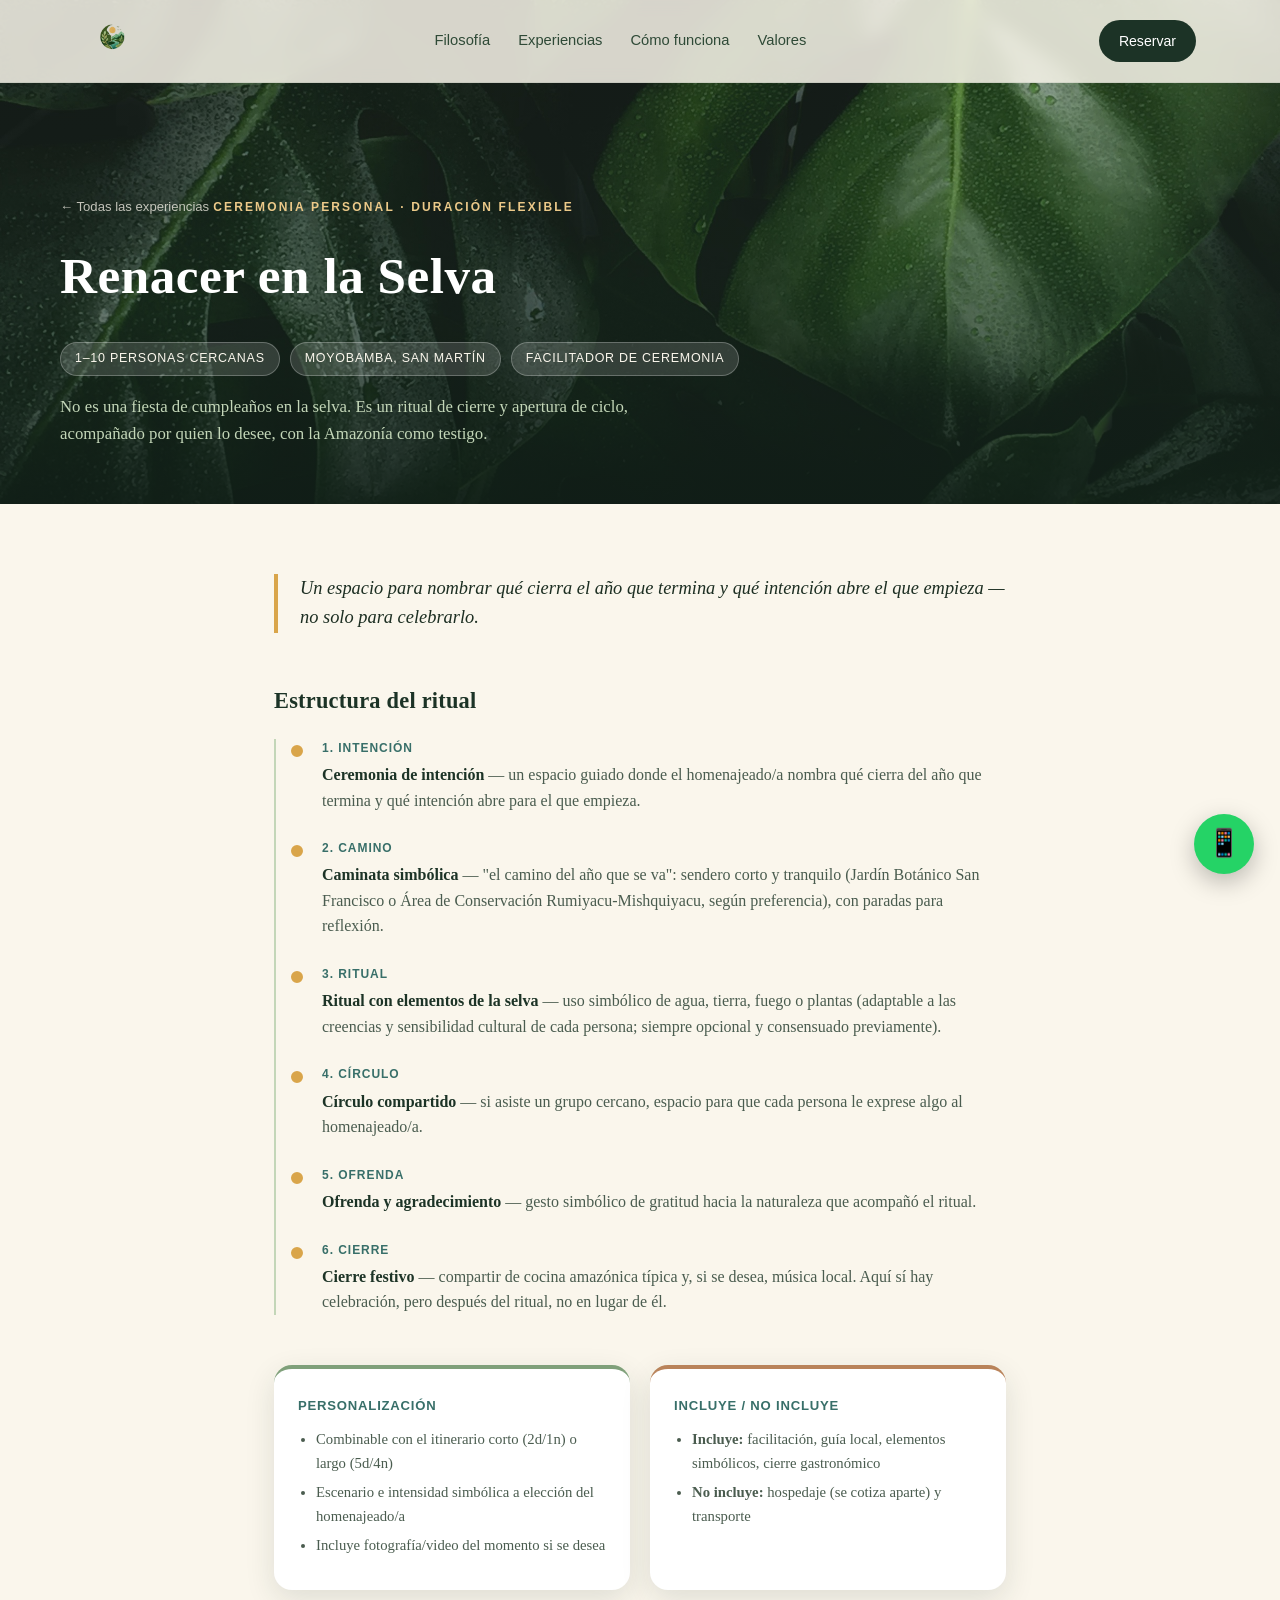
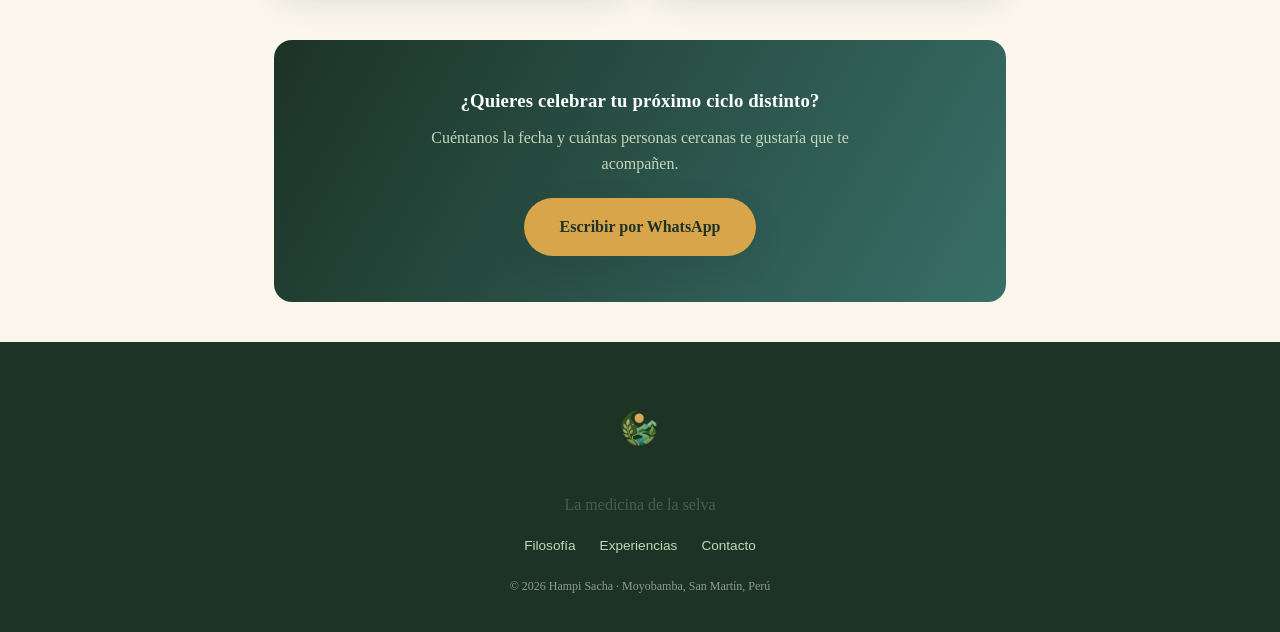
<file: productos/cumpleanos-espiritual.html>
<!DOCTYPE html>
<html lang="es">
<head>
<meta charset="UTF-8">
<meta name="viewport" content="width=device-width, initial-scale=1.0">
<title>Renacer en la Selva — Hampi Sacha</title>
<meta name="description" content="Cumpleaños espiritual en la Amazonía: un ritual de cierre y apertura de ciclo acompañado por quien tú elijas.">
<link rel="stylesheet" href="../css/styles.css?v=9">
</head>
<body>

<nav class="nav scrolled">
  <div class="nav-inner">
    <a href="../index.html#inicio" class="nav-brand">
      <span class="logo-badge"><img src="../assets/iconologosinfondo.png" alt="Hampi Sacha"></span>
    </a>
    <ul class="nav-links">
      <li><a href="../index.html#filosofia">Filosofía</a></li>
      <li><a href="../index.html#servicios">Experiencias</a></li>
      <li><a href="../index.html#recorrido">Cómo funciona</a></li>
      <li><a href="../index.html#valores">Valores</a></li>
    </ul>
    <a href="../index.html#contacto" class="nav-cta">Reservar</a>
    <button class="nav-toggle" aria-label="Abrir menú">&#9776;</button>
  </div>
</nav>

<header class="producto-hero" style="--photo:url('../assets/hojas-verdes-selva.jpg')">
  <div class="producto-hero-inner">
    <a href="../index.html#servicios" class="producto-breadcrumb">&larr; Todas las experiencias</a>
    <span class="eyebrow">Ceremonia personal · duración flexible</span>
    <h1>Renacer en la Selva</h1>
    <div class="producto-meta-row">
      <span>1–10 personas cercanas</span>
      <span>Moyobamba, San Martín</span>
      <span>Facilitador de ceremonia</span>
    </div>
    <p>No es una fiesta de cumpleaños en la selva. Es un ritual de cierre y apertura de ciclo, acompañado por quien lo desee, con la Amazonía como testigo.</p>
  </div>
</header>

<main class="producto-body">

  <p class="producto-intro">Un espacio para nombrar qué cierra el año que termina y qué intención abre el que empieza — no solo para celebrarlo.</p>

  <div class="day-block">
    <h2>Estructura del ritual</h2>
    <ul class="timeline">
      <li><span class="t-time">1. Intención</span><p class="t-desc"><strong>Ceremonia de intención</strong> — un espacio guiado donde el homenajeado/a nombra qué cierra del año que termina y qué intención abre para el que empieza.</p></li>
      <li><span class="t-time">2. Camino</span><p class="t-desc"><strong>Caminata simbólica</strong> — "el camino del año que se va": sendero corto y tranquilo (Jardín Botánico San Francisco o Área de Conservación Rumiyacu-Mishquiyacu, según preferencia), con paradas para reflexión.</p></li>
      <li><span class="t-time">3. Ritual</span><p class="t-desc"><strong>Ritual con elementos de la selva</strong> — uso simbólico de agua, tierra, fuego o plantas (adaptable a las creencias y sensibilidad cultural de cada persona; siempre opcional y consensuado previamente).</p></li>
      <li><span class="t-time">4. Círculo</span><p class="t-desc"><strong>Círculo compartido</strong> — si asiste un grupo cercano, espacio para que cada persona le exprese algo al homenajeado/a.</p></li>
      <li><span class="t-time">5. Ofrenda</span><p class="t-desc"><strong>Ofrenda y agradecimiento</strong> — gesto simbólico de gratitud hacia la naturaleza que acompañó el ritual.</p></li>
      <li><span class="t-time">6. Cierre</span><p class="t-desc"><strong>Cierre festivo</strong> — compartir de cocina amazónica típica y, si se desea, música local. Aquí sí hay celebración, pero después del ritual, no en lugar de él.</p></li>
    </ul>
  </div>

  <div class="producto-info-grid">
    <div class="info-box">
      <h4>Personalización</h4>
      <ul>
        <li>Combinable con el itinerario corto (2d/1n) o largo (5d/4n)</li>
        <li>Escenario e intensidad simbólica a elección del homenajeado/a</li>
        <li>Incluye fotografía/video del momento si se desea</li>
      </ul>
    </div>
    <div class="info-box no-incluye">
      <h4>Incluye / No incluye</h4>
      <ul>
        <li><strong>Incluye:</strong> facilitación, guía local, elementos simbólicos, cierre gastronómico</li>
        <li><strong>No incluye:</strong> hospedaje (se cotiza aparte) y transporte</li>
      </ul>
    </div>
  </div>

  <div class="producto-cta">
    <h3>¿Quieres celebrar tu próximo ciclo distinto?</h3>
    <p>Cuéntanos la fecha y cuántas personas cercanas te gustaría que te acompañen.</p>
    <a href="https://wa.me/51974471418?text=Hola%20Hampi%20Sacha%2C%20me%20interesa%20la%20ceremonia%20Renacer%20en%20la%20Selva" class="btn-primary" target="_blank" rel="noopener">Escribir por WhatsApp</a>
  </div>

</main>

<footer class="footer">
  <div class="container">
    <span class="logo-badge"><img src="../assets/iconologosinfondo.png" alt="Hampi Sacha"></span>
    <p>La medicina de la selva</p>
    <ul class="footer-links">
      <li><a href="../index.html#filosofia">Filosofía</a></li>
      <li><a href="../index.html#servicios">Experiencias</a></li>
      <li><a href="../index.html#contacto">Contacto</a></li>
    </ul>
    <p class="fine">&copy; 2026 Hampi Sacha · Moyobamba, San Martín, Perú</p>
  </div>
</footer>

<a class="wa-float" href="https://wa.me/51974471418?text=Hola%20Hampi%20Sacha%2C%20quiero%20m%C3%A1s%20informaci%C3%B3n" target="_blank" rel="noopener" aria-label="Escríbenos por WhatsApp">&#128241;</a>

<script src="../js/main.js"></script>
</body>
</html>
</file>
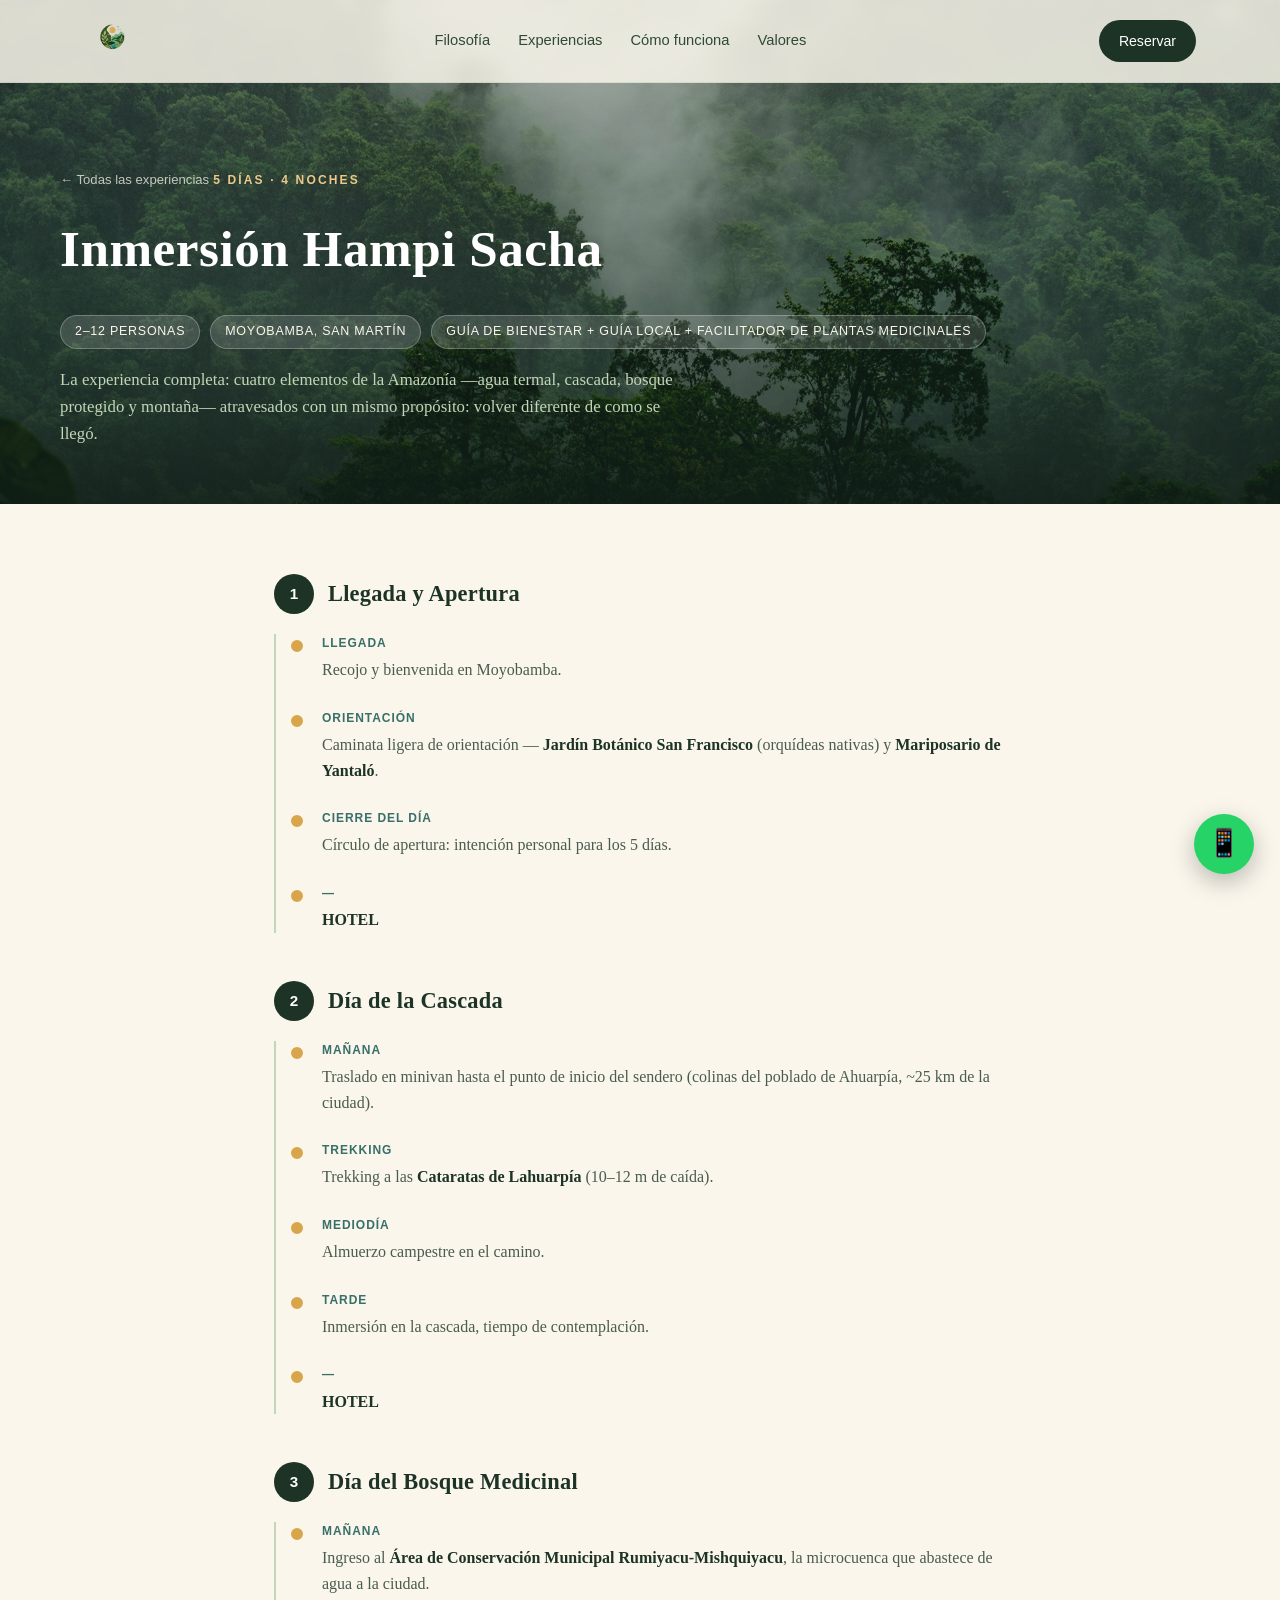
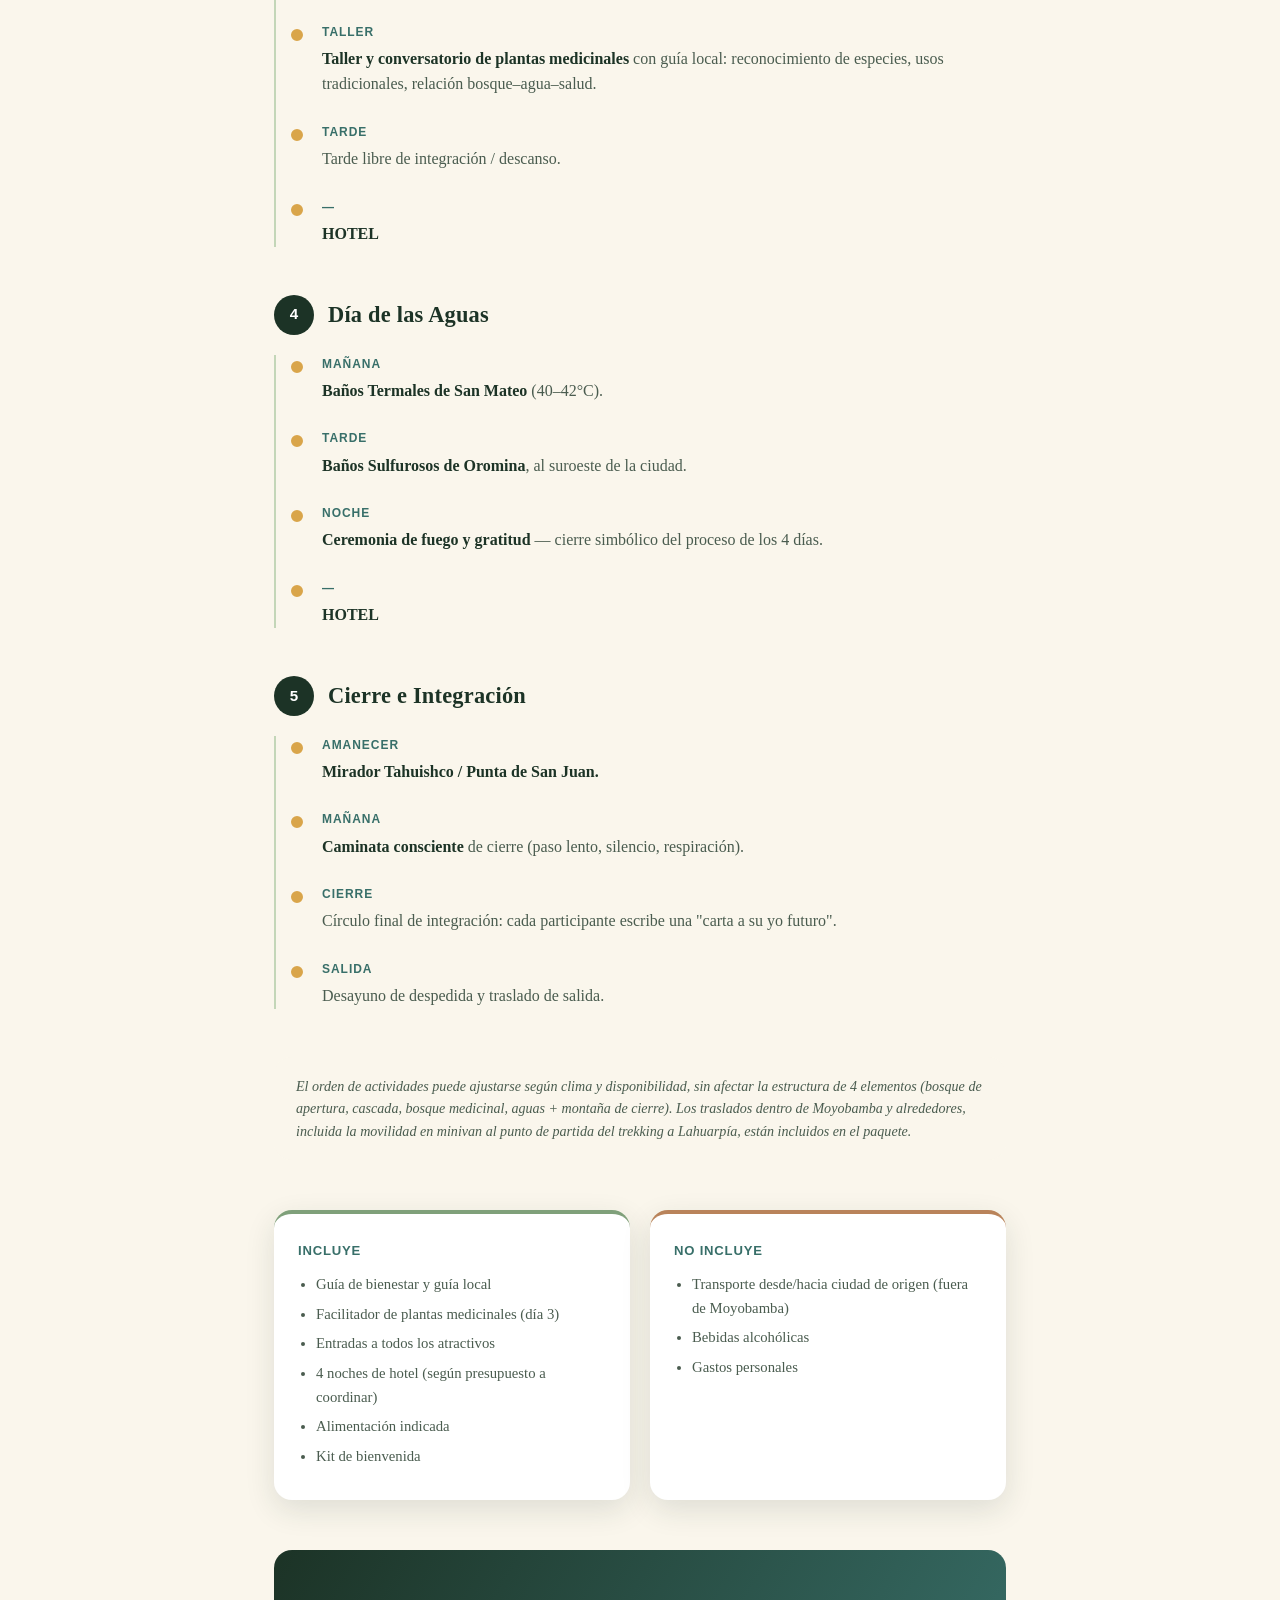
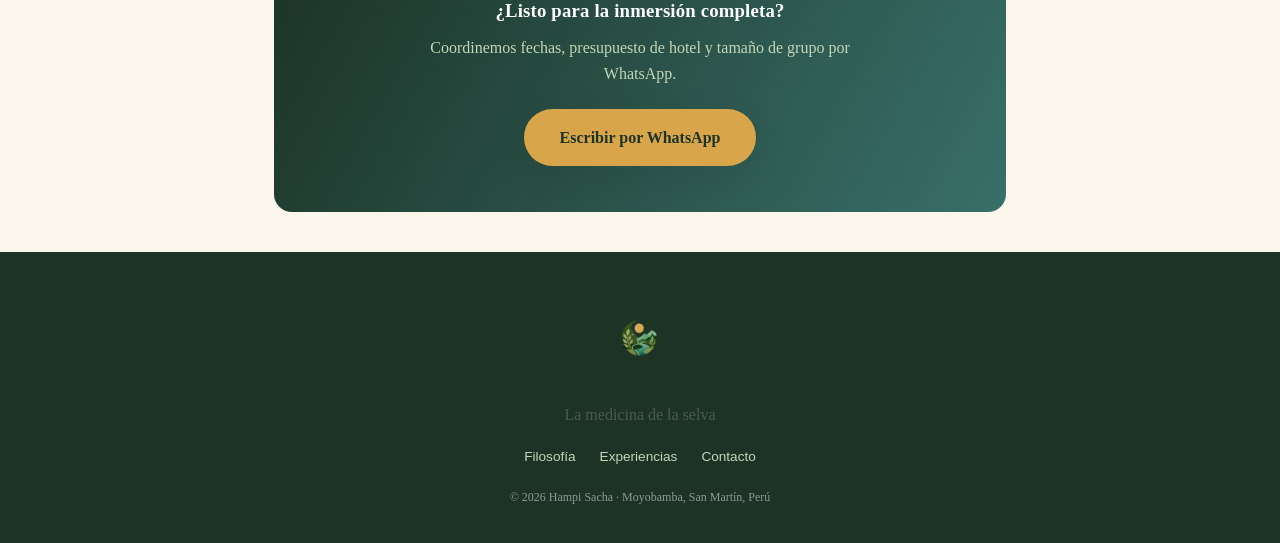
<file: productos/itinerario-largo.html>
<!DOCTYPE html>
<html lang="es">
<head>
<meta charset="UTF-8">
<meta name="viewport" content="width=device-width, initial-scale=1.0">
<title>Inmersión Hampi Sacha — Hampi Sacha</title>
<meta name="description" content="Ceremonia larga de 5 días y 4 noches en Moyobamba: cascada, bosque medicinal, aguas termales y sulfurosas, y cierre en montaña.">
<link rel="stylesheet" href="../css/styles.css?v=9">
</head>
<body>

<nav class="nav scrolled">
  <div class="nav-inner">
    <a href="../index.html#inicio" class="nav-brand">
      <span class="logo-badge"><img src="../assets/iconologosinfondo.png" alt="Hampi Sacha"></span>
    </a>
    <ul class="nav-links">
      <li><a href="../index.html#filosofia">Filosofía</a></li>
      <li><a href="../index.html#servicios">Experiencias</a></li>
      <li><a href="../index.html#recorrido">Cómo funciona</a></li>
      <li><a href="../index.html#valores">Valores</a></li>
    </ul>
    <a href="../index.html#contacto" class="nav-cta">Reservar</a>
    <button class="nav-toggle" aria-label="Abrir menú">&#9776;</button>
  </div>
</nav>

<header class="producto-hero" style="--photo:url('../assets/montañas-verdes-selva.jpg')">
  <div class="producto-hero-inner">
    <a href="../index.html#servicios" class="producto-breadcrumb">&larr; Todas las experiencias</a>
    <span class="eyebrow">5 días · 4 noches</span>
    <h1>Inmersión Hampi Sacha</h1>
    <div class="producto-meta-row">
      <span>2–12 personas</span>
      <span>Moyobamba, San Martín</span>
      <span>Guía de bienestar + guía local + facilitador de plantas medicinales</span>
    </div>
    <p>La experiencia completa: cuatro elementos de la Amazonía —agua termal, cascada, bosque protegido y montaña— atravesados con un mismo propósito: volver diferente de como se llegó.</p>
  </div>
</header>

<main class="producto-body">

  <div class="day-block">
    <h2><span class="day-num">1</span> Llegada y Apertura</h2>
    <ul class="timeline">
      <li><span class="t-time">Llegada</span><p class="t-desc">Recojo y bienvenida en Moyobamba.</p></li>
      <li><span class="t-time">Orientación</span><p class="t-desc">Caminata ligera de orientación — <strong>Jardín Botánico San Francisco</strong> (orquídeas nativas) y <strong>Mariposario de Yantaló</strong>.</p></li>
      <li><span class="t-time">Cierre del día</span><p class="t-desc">Círculo de apertura: intención personal para los 5 días.</p></li>
      <li><span class="t-time">&mdash;</span><p class="t-desc"><strong>HOTEL</strong></p></li>
    </ul>
  </div>

  <div class="day-block">
    <h2><span class="day-num">2</span> Día de la Cascada</h2>
    <ul class="timeline">
      <li><span class="t-time">Mañana</span><p class="t-desc">Traslado en minivan hasta el punto de inicio del sendero (colinas del poblado de Ahuarpía, ~25 km de la ciudad).</p></li>
      <li><span class="t-time">Trekking</span><p class="t-desc">Trekking a las <strong>Cataratas de Lahuarpía</strong> (10–12 m de caída).</p></li>
      <li><span class="t-time">Mediodía</span><p class="t-desc">Almuerzo campestre en el camino.</p></li>
      <li><span class="t-time">Tarde</span><p class="t-desc">Inmersión en la cascada, tiempo de contemplación.</p></li>
      <li><span class="t-time">&mdash;</span><p class="t-desc"><strong>HOTEL</strong></p></li>
    </ul>
  </div>

  <div class="day-block">
    <h2><span class="day-num">3</span> Día del Bosque Medicinal</h2>
    <ul class="timeline">
      <li><span class="t-time">Mañana</span><p class="t-desc">Ingreso al <strong>Área de Conservación Municipal Rumiyacu-Mishquiyacu</strong>, la microcuenca que abastece de agua a la ciudad.</p></li>
      <li><span class="t-time">Taller</span><p class="t-desc"><strong>Taller y conversatorio de plantas medicinales</strong> con guía local: reconocimiento de especies, usos tradicionales, relación bosque–agua–salud.</p></li>
      <li><span class="t-time">Tarde</span><p class="t-desc">Tarde libre de integración / descanso.</p></li>
      <li><span class="t-time">&mdash;</span><p class="t-desc"><strong>HOTEL</strong></p></li>
    </ul>
  </div>

  <div class="day-block">
    <h2><span class="day-num">4</span> Día de las Aguas</h2>
    <ul class="timeline">
      <li><span class="t-time">Mañana</span><p class="t-desc"><strong>Baños Termales de San Mateo</strong> (40–42°C).</p></li>
      <li><span class="t-time">Tarde</span><p class="t-desc"><strong>Baños Sulfurosos de Oromina</strong>, al suroeste de la ciudad.</p></li>
      <li><span class="t-time">Noche</span><p class="t-desc"><strong>Ceremonia de fuego y gratitud</strong> — cierre simbólico del proceso de los 4 días.</p></li>
      <li><span class="t-time">&mdash;</span><p class="t-desc"><strong>HOTEL</strong></p></li>
    </ul>
  </div>

  <div class="day-block">
    <h2><span class="day-num">5</span> Cierre e Integración</h2>
    <ul class="timeline">
      <li><span class="t-time">Amanecer</span><p class="t-desc"><strong>Mirador Tahuishco / Punta de San Juan.</strong></p></li>
      <li><span class="t-time">Mañana</span><p class="t-desc"><strong>Caminata consciente</strong> de cierre (paso lento, silencio, respiración).</p></li>
      <li><span class="t-time">Cierre</span><p class="t-desc">Círculo final de integración: cada participante escribe una "carta a su yo futuro".</p></li>
      <li><span class="t-time">Salida</span><p class="t-desc">Desayuno de despedida y traslado de salida.</p></li>
    </ul>
  </div>

  <p class="producto-note">El orden de actividades puede ajustarse según clima y disponibilidad, sin afectar la estructura de 4 elementos (bosque de apertura, cascada, bosque medicinal, aguas + montaña de cierre). Los traslados dentro de Moyobamba y alrededores, incluida la movilidad en minivan al punto de partida del trekking a Lahuarpía, están incluidos en el paquete.</p>

  <div class="producto-info-grid">
    <div class="info-box">
      <h4>Incluye</h4>
      <ul>
        <li>Guía de bienestar y guía local</li>
        <li>Facilitador de plantas medicinales (día 3)</li>
        <li>Entradas a todos los atractivos</li>
        <li>4 noches de hotel (según presupuesto a coordinar)</li>
        <li>Alimentación indicada</li>
        <li>Kit de bienvenida</li>
      </ul>
    </div>
    <div class="info-box no-incluye">
      <h4>No incluye</h4>
      <ul>
        <li>Transporte desde/hacia ciudad de origen (fuera de Moyobamba)</li>
        <li>Bebidas alcohólicas</li>
        <li>Gastos personales</li>
      </ul>
    </div>
  </div>

  <div class="producto-cta">
    <h3>¿Listo para la inmersión completa?</h3>
    <p>Coordinemos fechas, presupuesto de hotel y tamaño de grupo por WhatsApp.</p>
    <a href="https://wa.me/51974471418?text=Hola%20Hampi%20Sacha%2C%20me%20interesa%20el%20itinerario%20Inmersi%C3%B3n%20Hampi%20Sacha%20(5%20d%C3%ADas%2F4%20noches)" class="btn-primary" target="_blank" rel="noopener">Escribir por WhatsApp</a>
  </div>

</main>

<footer class="footer">
  <div class="container">
    <span class="logo-badge"><img src="../assets/iconologosinfondo.png" alt="Hampi Sacha"></span>
    <p>La medicina de la selva</p>
    <ul class="footer-links">
      <li><a href="../index.html#filosofia">Filosofía</a></li>
      <li><a href="../index.html#servicios">Experiencias</a></li>
      <li><a href="../index.html#contacto">Contacto</a></li>
    </ul>
    <p class="fine">&copy; 2026 Hampi Sacha · Moyobamba, San Martín, Perú</p>
  </div>
</footer>

<a class="wa-float" href="https://wa.me/51974471418?text=Hola%20Hampi%20Sacha%2C%20quiero%20m%C3%A1s%20informaci%C3%B3n" target="_blank" rel="noopener" aria-label="Escríbenos por WhatsApp">&#128241;</a>

<script src="../js/main.js"></script>
</body>
</html>
</file>
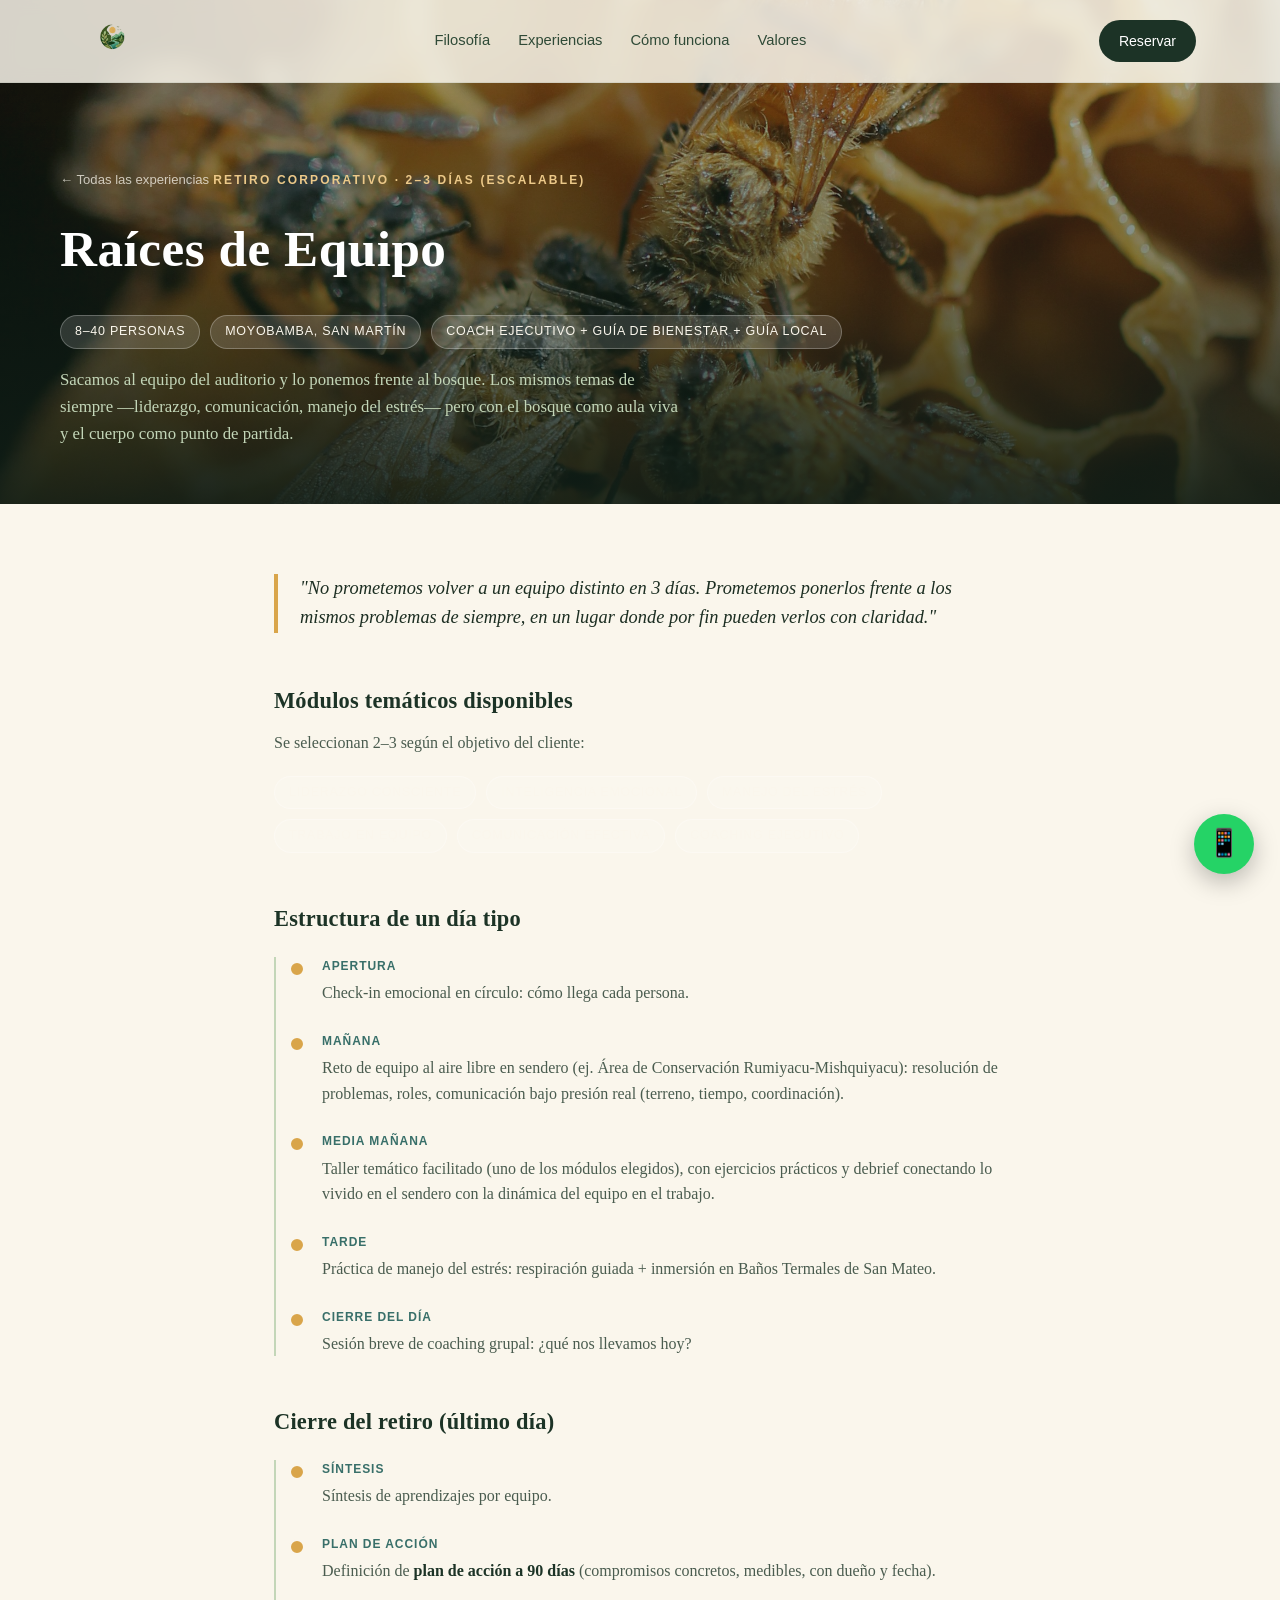
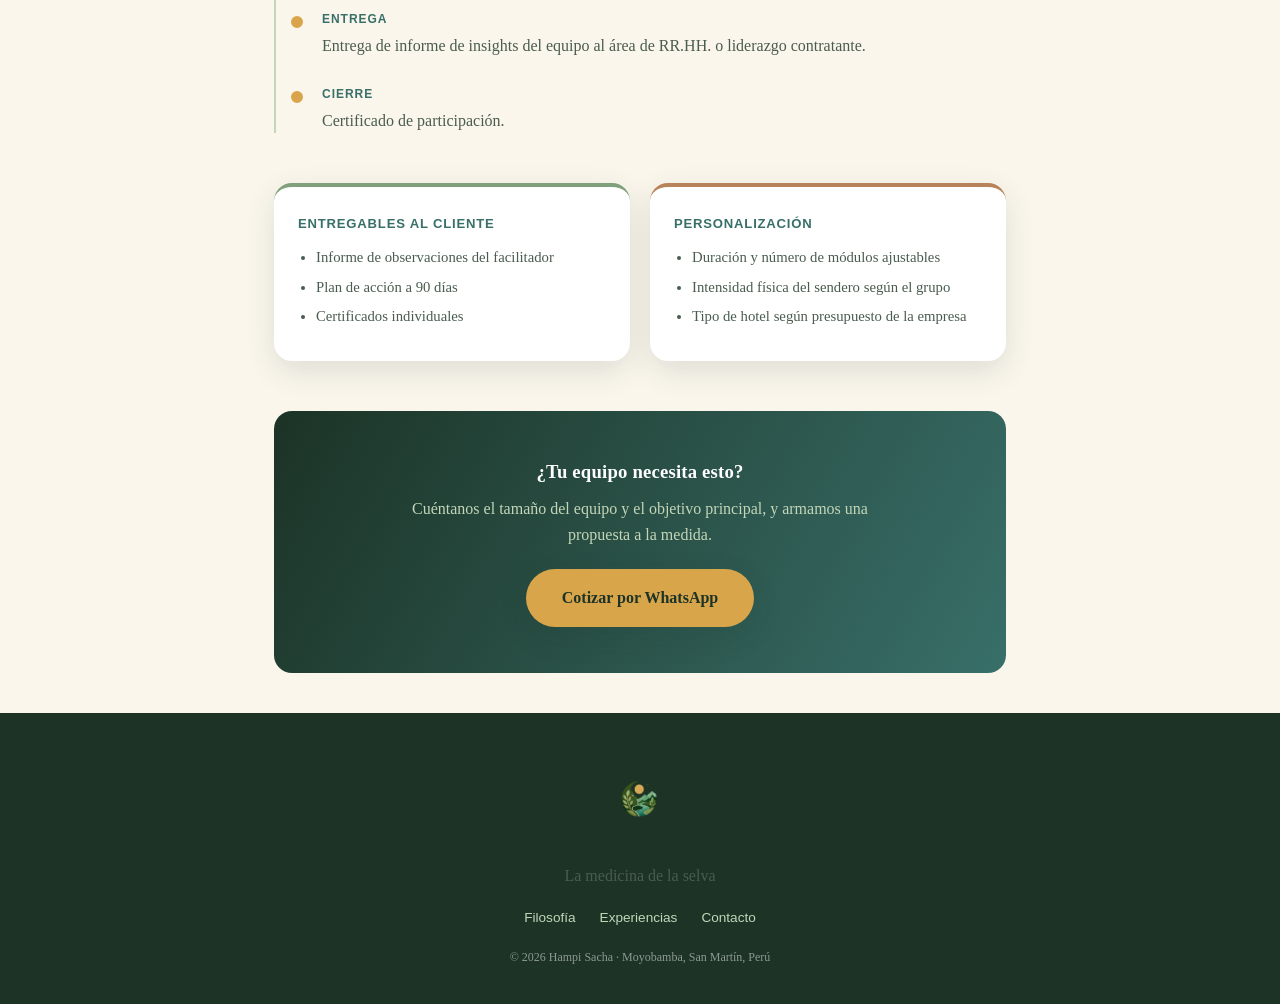
<file: productos/retiro-corporativo.html>
<!DOCTYPE html>
<html lang="es">
<head>
<meta charset="UTF-8">
<meta name="viewport" content="width=device-width, initial-scale=1.0">
<title>Raíces de Equipo — Hampi Sacha</title>
<meta name="description" content="Retiro corporativo en la Amazonía: liderazgo consciente, inteligencia emocional, manejo del estrés y coaching ejecutivo con el bosque como aula viva.">
<link rel="stylesheet" href="../css/styles.css?v=9">
</head>
<body>

<nav class="nav scrolled">
  <div class="nav-inner">
    <a href="../index.html#inicio" class="nav-brand">
      <span class="logo-badge"><img src="../assets/iconologosinfondo.png" alt="Hampi Sacha"></span>
    </a>
    <ul class="nav-links">
      <li><a href="../index.html#filosofia">Filosofía</a></li>
      <li><a href="../index.html#servicios">Experiencias</a></li>
      <li><a href="../index.html#recorrido">Cómo funciona</a></li>
      <li><a href="../index.html#valores">Valores</a></li>
    </ul>
    <a href="../index.html#contacto" class="nav-cta">Reservar</a>
    <button class="nav-toggle" aria-label="Abrir menú">&#9776;</button>
  </div>
</nav>

<header class="producto-hero" style="--photo:url('../assets/abejas.jpg')">
  <div class="producto-hero-inner">
    <a href="../index.html#servicios" class="producto-breadcrumb">&larr; Todas las experiencias</a>
    <span class="eyebrow">Retiro corporativo · 2–3 días (escalable)</span>
    <h1>Raíces de Equipo</h1>
    <div class="producto-meta-row">
      <span>8–40 personas</span>
      <span>Moyobamba, San Martín</span>
      <span>Coach ejecutivo + guía de bienestar + guía local</span>
    </div>
    <p>Sacamos al equipo del auditorio y lo ponemos frente al bosque. Los mismos temas de siempre —liderazgo, comunicación, manejo del estrés— pero con el bosque como aula viva y el cuerpo como punto de partida.</p>
  </div>
</header>

<main class="producto-body">

  <p class="producto-intro">"No prometemos volver a un equipo distinto en 3 días. Prometemos ponerlos frente a los mismos problemas de siempre, en un lugar donde por fin pueden verlos con claridad."</p>

  <div class="day-block">
    <h2>Módulos temáticos disponibles</h2>
    <p style="color:var(--text-soft); margin-bottom: 20px;">Se seleccionan 2–3 según el objetivo del cliente:</p>
    <div class="producto-meta-row">
      <span>Liderazgo consciente</span>
      <span>Inteligencia emocional</span>
      <span>Manejo del estrés</span>
      <span>Trabajo en equipo</span>
      <span>Comunicación efectiva</span>
      <span>Coaching ejecutivo</span>
    </div>
  </div>

  <div class="day-block">
    <h2>Estructura de un día tipo</h2>
    <ul class="timeline">
      <li><span class="t-time">Apertura</span><p class="t-desc">Check-in emocional en círculo: cómo llega cada persona.</p></li>
      <li><span class="t-time">Mañana</span><p class="t-desc">Reto de equipo al aire libre en sendero (ej. Área de Conservación Rumiyacu-Mishquiyacu): resolución de problemas, roles, comunicación bajo presión real (terreno, tiempo, coordinación).</p></li>
      <li><span class="t-time">Media mañana</span><p class="t-desc">Taller temático facilitado (uno de los módulos elegidos), con ejercicios prácticos y debrief conectando lo vivido en el sendero con la dinámica del equipo en el trabajo.</p></li>
      <li><span class="t-time">Tarde</span><p class="t-desc">Práctica de manejo del estrés: respiración guiada + inmersión en Baños Termales de San Mateo.</p></li>
      <li><span class="t-time">Cierre del día</span><p class="t-desc">Sesión breve de coaching grupal: ¿qué nos llevamos hoy?</p></li>
    </ul>
  </div>

  <div class="day-block">
    <h2>Cierre del retiro (último día)</h2>
    <ul class="timeline">
      <li><span class="t-time">Síntesis</span><p class="t-desc">Síntesis de aprendizajes por equipo.</p></li>
      <li><span class="t-time">Plan de acción</span><p class="t-desc">Definición de <strong>plan de acción a 90 días</strong> (compromisos concretos, medibles, con dueño y fecha).</p></li>
      <li><span class="t-time">Entrega</span><p class="t-desc">Entrega de informe de insights del equipo al área de RR.HH. o liderazgo contratante.</p></li>
      <li><span class="t-time">Cierre</span><p class="t-desc">Certificado de participación.</p></li>
    </ul>
  </div>

  <div class="producto-info-grid">
    <div class="info-box">
      <h4>Entregables al cliente</h4>
      <ul>
        <li>Informe de observaciones del facilitador</li>
        <li>Plan de acción a 90 días</li>
        <li>Certificados individuales</li>
      </ul>
    </div>
    <div class="info-box no-incluye">
      <h4>Personalización</h4>
      <ul>
        <li>Duración y número de módulos ajustables</li>
        <li>Intensidad física del sendero según el grupo</li>
        <li>Tipo de hotel según presupuesto de la empresa</li>
      </ul>
    </div>
  </div>

  <div class="producto-cta">
    <h3>¿Tu equipo necesita esto?</h3>
    <p>Cuéntanos el tamaño del equipo y el objetivo principal, y armamos una propuesta a la medida.</p>
    <a href="https://wa.me/51974471418?text=Hola%20Hampi%20Sacha%2C%20quiero%20cotizar%20el%20retiro%20corporativo%20Ra%C3%ADces%20de%20Equipo" class="btn-primary" target="_blank" rel="noopener">Cotizar por WhatsApp</a>
  </div>

</main>

<footer class="footer">
  <div class="container">
    <span class="logo-badge"><img src="../assets/iconologosinfondo.png" alt="Hampi Sacha"></span>
    <p>La medicina de la selva</p>
    <ul class="footer-links">
      <li><a href="../index.html#filosofia">Filosofía</a></li>
      <li><a href="../index.html#servicios">Experiencias</a></li>
      <li><a href="../index.html#contacto">Contacto</a></li>
    </ul>
    <p class="fine">&copy; 2026 Hampi Sacha · Moyobamba, San Martín, Perú</p>
  </div>
</footer>

<a class="wa-float" href="https://wa.me/51974471418?text=Hola%20Hampi%20Sacha%2C%20quiero%20m%C3%A1s%20informaci%C3%B3n" target="_blank" rel="noopener" aria-label="Escríbenos por WhatsApp">&#128241;</a>

<script src="../js/main.js"></script>
</body>
</html>
</file>
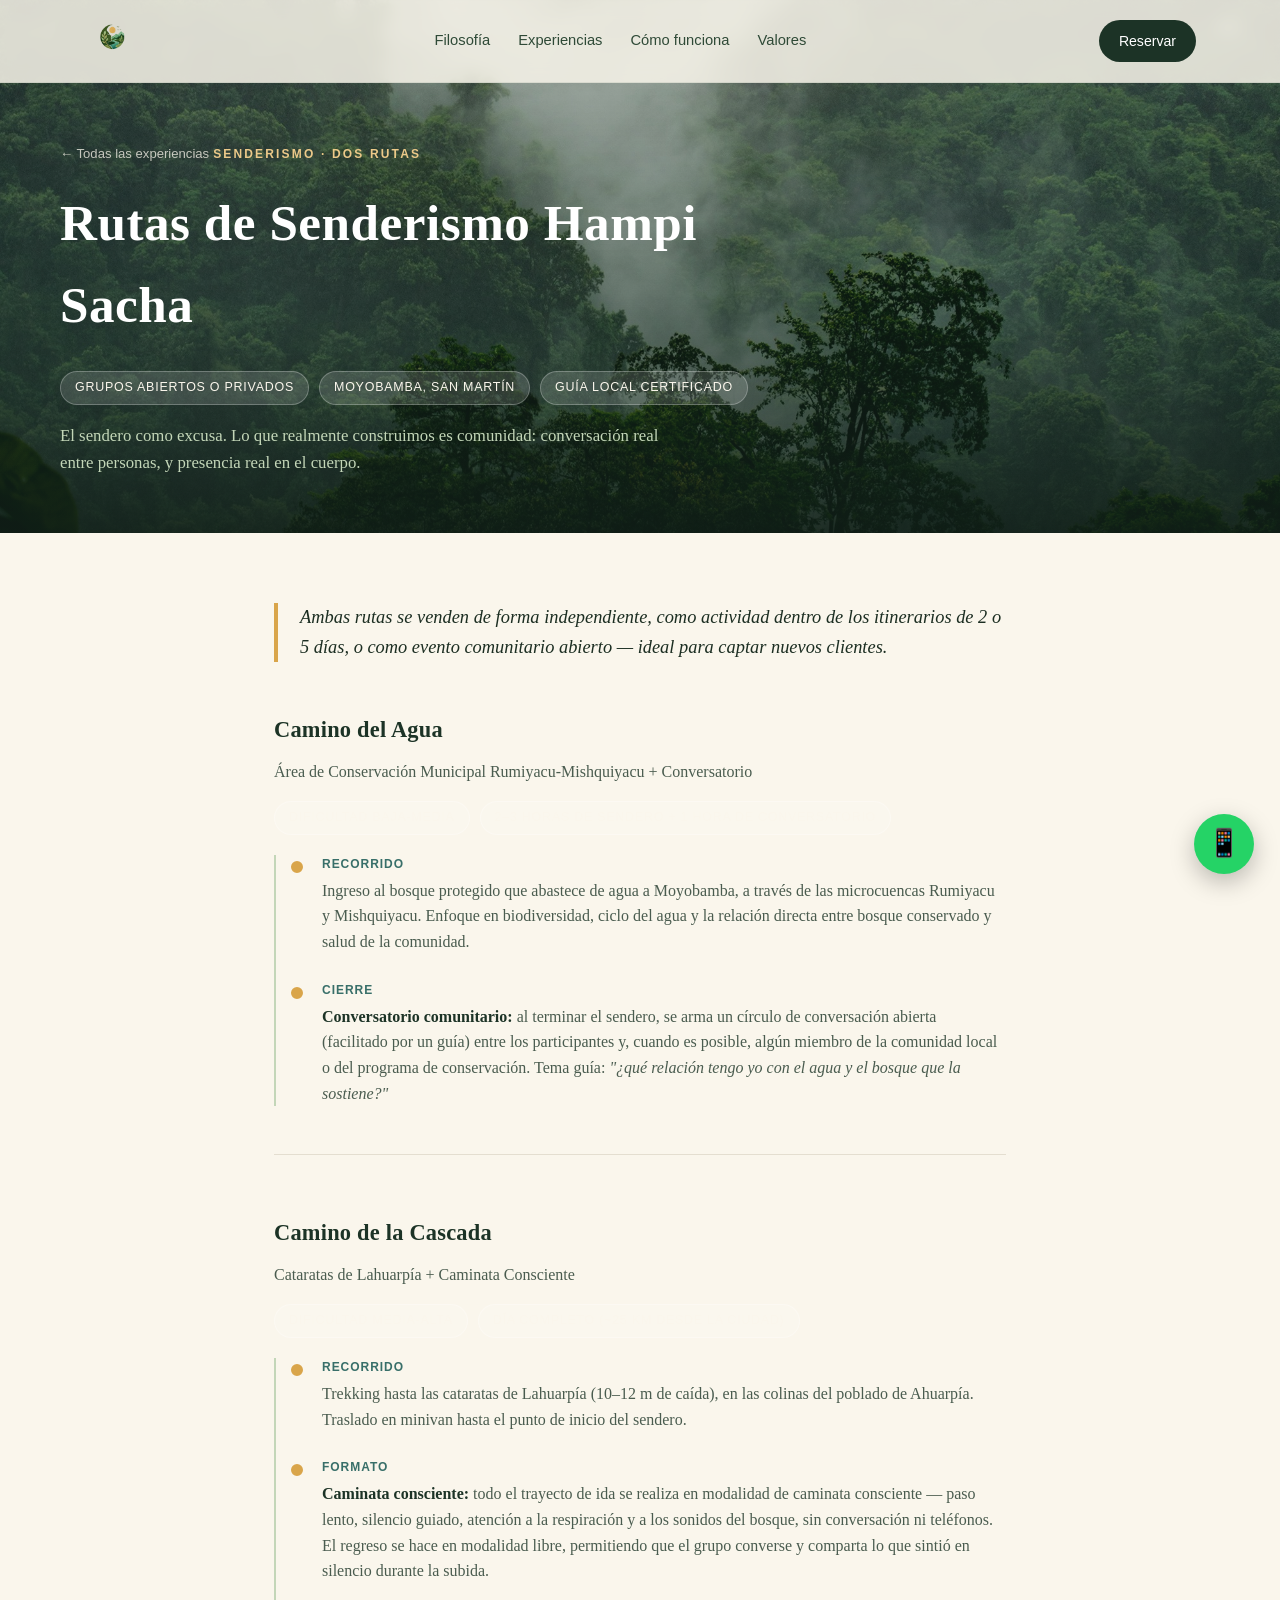
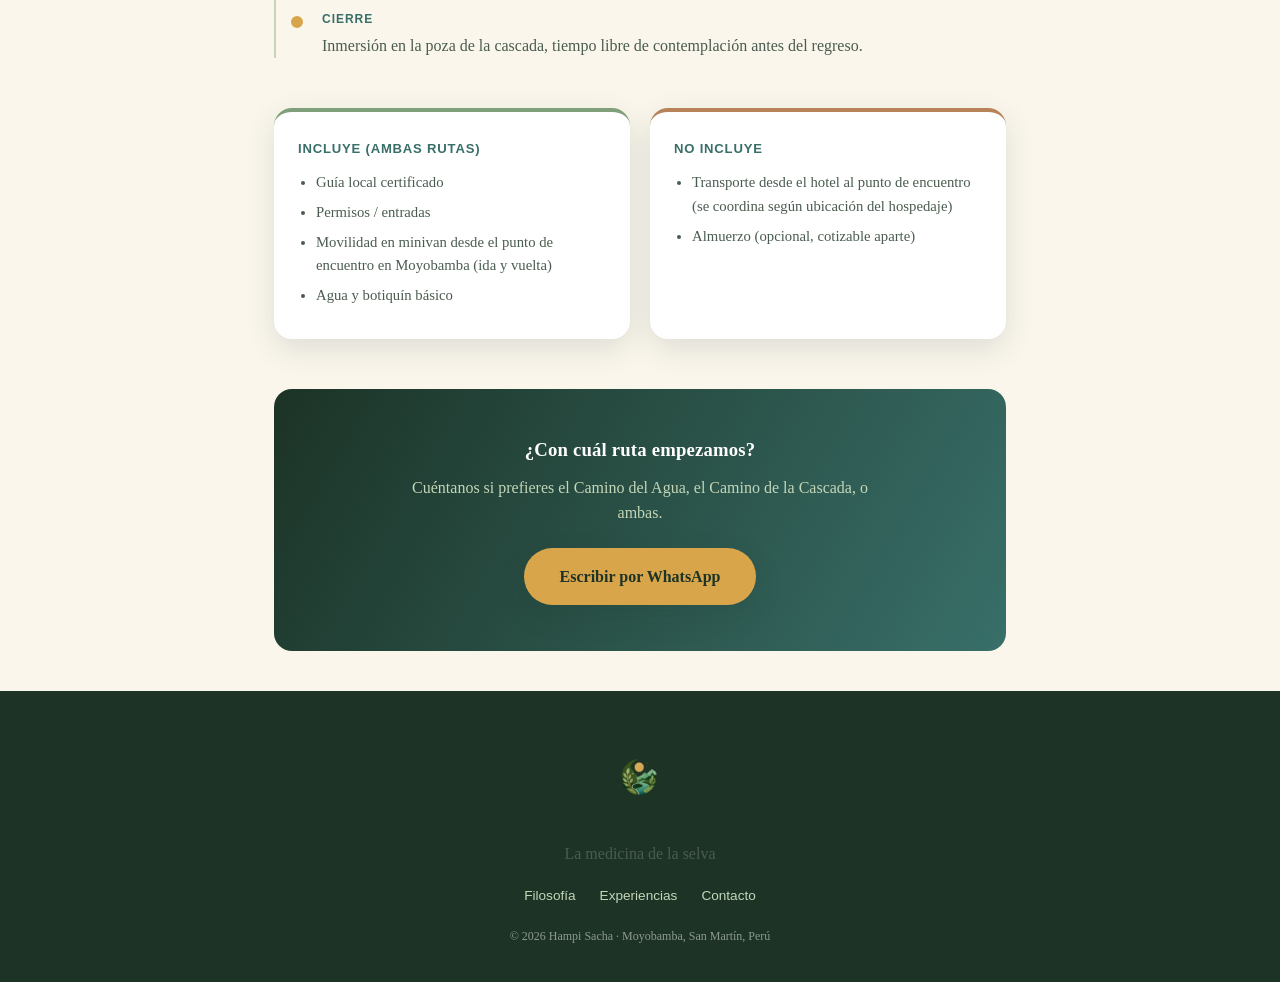
<file: productos/rutas-senderismo.html>
<!DOCTYPE html>
<html lang="es">
<head>
<meta charset="UTF-8">
<meta name="viewport" content="width=device-width, initial-scale=1.0">
<title>Rutas de Senderismo — Hampi Sacha</title>
<meta name="description" content="Dos rutas de senderismo en Moyobamba: Camino del Agua con conversatorio comunitario, y Camino de la Cascada con caminata consciente.">
<link rel="stylesheet" href="../css/styles.css?v=9">
</head>
<body>

<nav class="nav scrolled">
  <div class="nav-inner">
    <a href="../index.html#inicio" class="nav-brand">
      <span class="logo-badge"><img src="../assets/iconologosinfondo.png" alt="Hampi Sacha"></span>
    </a>
    <ul class="nav-links">
      <li><a href="../index.html#filosofia">Filosofía</a></li>
      <li><a href="../index.html#servicios">Experiencias</a></li>
      <li><a href="../index.html#recorrido">Cómo funciona</a></li>
      <li><a href="../index.html#valores">Valores</a></li>
    </ul>
    <a href="../index.html#contacto" class="nav-cta">Reservar</a>
    <button class="nav-toggle" aria-label="Abrir menú">&#9776;</button>
  </div>
</nav>

<header class="producto-hero" style="--photo:url('../assets/montañas-verdes-selva.jpg')">
  <div class="producto-hero-inner">
    <a href="../index.html#servicios" class="producto-breadcrumb">&larr; Todas las experiencias</a>
    <span class="eyebrow">Senderismo · dos rutas</span>
    <h1>Rutas de Senderismo Hampi Sacha</h1>
    <div class="producto-meta-row">
      <span>Grupos abiertos o privados</span>
      <span>Moyobamba, San Martín</span>
      <span>Guía local certificado</span>
    </div>
    <p>El sendero como excusa. Lo que realmente construimos es comunidad: conversación real entre personas, y presencia real en el cuerpo.</p>
  </div>
</header>

<main class="producto-body">

  <p class="producto-intro">Ambas rutas se venden de forma independiente, como actividad dentro de los itinerarios de 2 o 5 días, o como evento comunitario abierto — ideal para captar nuevos clientes.</p>

  <div class="ruta-section" id="camino-del-agua">
    <div class="day-block">
      <h2>Camino del Agua</h2>
      <p style="color:var(--text-soft);">Área de Conservación Municipal Rumiyacu-Mishquiyacu + Conversatorio</p>
      <div class="producto-meta-row">
        <span>Dificultad baja-media</span>
        <span>2–3 horas de sendero + 1 hora de conversatorio</span>
      </div>
      <ul class="timeline">
        <li><span class="t-time">Recorrido</span><p class="t-desc">Ingreso al bosque protegido que abastece de agua a Moyobamba, a través de las microcuencas Rumiyacu y Mishquiyacu. Enfoque en biodiversidad, ciclo del agua y la relación directa entre bosque conservado y salud de la comunidad.</p></li>
        <li><span class="t-time">Cierre</span><p class="t-desc"><strong>Conversatorio comunitario:</strong> al terminar el sendero, se arma un círculo de conversación abierta (facilitado por un guía) entre los participantes y, cuando es posible, algún miembro de la comunidad local o del programa de conservación. Tema guía: <em>"¿qué relación tengo yo con el agua y el bosque que la sostiene?"</em></p></li>
      </ul>
    </div>
  </div>

  <div class="ruta-section" id="camino-de-la-cascada">
    <div class="day-block">
      <h2>Camino de la Cascada</h2>
      <p style="color:var(--text-soft);">Cataratas de Lahuarpía + Caminata Consciente</p>
      <div class="producto-meta-row">
        <span>Dificultad media-alta</span>
        <span>Día completo (~25 km desde la ciudad)</span>
      </div>
      <ul class="timeline">
        <li><span class="t-time">Recorrido</span><p class="t-desc">Trekking hasta las cataratas de Lahuarpía (10–12 m de caída), en las colinas del poblado de Ahuarpía. Traslado en minivan hasta el punto de inicio del sendero.</p></li>
        <li><span class="t-time">Formato</span><p class="t-desc"><strong>Caminata consciente:</strong> todo el trayecto de ida se realiza en modalidad de caminata consciente — paso lento, silencio guiado, atención a la respiración y a los sonidos del bosque, sin conversación ni teléfonos. El regreso se hace en modalidad libre, permitiendo que el grupo converse y comparta lo que sintió en silencio durante la subida.</p></li>
        <li><span class="t-time">Cierre</span><p class="t-desc">Inmersión en la poza de la cascada, tiempo libre de contemplación antes del regreso.</p></li>
      </ul>
    </div>
  </div>

  <div class="producto-info-grid">
    <div class="info-box">
      <h4>Incluye (ambas rutas)</h4>
      <ul>
        <li>Guía local certificado</li>
        <li>Permisos / entradas</li>
        <li>Movilidad en minivan desde el punto de encuentro en Moyobamba (ida y vuelta)</li>
        <li>Agua y botiquín básico</li>
      </ul>
    </div>
    <div class="info-box no-incluye">
      <h4>No incluye</h4>
      <ul>
        <li>Transporte desde el hotel al punto de encuentro (se coordina según ubicación del hospedaje)</li>
        <li>Almuerzo (opcional, cotizable aparte)</li>
      </ul>
    </div>
  </div>

  <div class="producto-cta">
    <h3>¿Con cuál ruta empezamos?</h3>
    <p>Cuéntanos si prefieres el Camino del Agua, el Camino de la Cascada, o ambas.</p>
    <a href="https://wa.me/51974471418?text=Hola%20Hampi%20Sacha%2C%20me%20interesa%20una%20ruta%20de%20senderismo" class="btn-primary" target="_blank" rel="noopener">Escribir por WhatsApp</a>
  </div>

</main>

<footer class="footer">
  <div class="container">
    <span class="logo-badge"><img src="../assets/iconologosinfondo.png" alt="Hampi Sacha"></span>
    <p>La medicina de la selva</p>
    <ul class="footer-links">
      <li><a href="../index.html#filosofia">Filosofía</a></li>
      <li><a href="../index.html#servicios">Experiencias</a></li>
      <li><a href="../index.html#contacto">Contacto</a></li>
    </ul>
    <p class="fine">&copy; 2026 Hampi Sacha · Moyobamba, San Martín, Perú</p>
  </div>
</footer>

<a class="wa-float" href="https://wa.me/51974471418?text=Hola%20Hampi%20Sacha%2C%20quiero%20m%C3%A1s%20informaci%C3%B3n" target="_blank" rel="noopener" aria-label="Escríbenos por WhatsApp">&#128241;</a>

<script src="../js/main.js"></script>
</body>
</html>
</file>
<file: css/styles.css>
:root {
  --forest-dark: #1c3326;
  --forest: #2f4a37;
  --sage: #7fa07a;
  --sage-light: #c3d6b8;
  --gold: #d9a54a;
  --gold-light: #ecc989;
  --teal: #4c948c;
  --teal-dark: #386f69;
  --teal-light: #9fc9c4;
  --terracotta: #b9835a;
  --terracotta-dark: #8a5c39;
  --cream: #faf6ec;
  --white: #ffffff;
  --text-dark: #1c2e22;
  --text-soft: #4a5c4f;
  --shadow: 0 10px 30px rgba(28, 51, 38, 0.12);
  --radius: 18px;
  --max-width: 1160px;
}

* { box-sizing: border-box; }

html { scroll-behavior: smooth; }

body {
  margin: 0;
  font-family: 'Georgia', 'Iowan Old Style', serif;
  background: var(--cream);
  color: var(--text-dark);
  line-height: 1.6;
  overflow-x: hidden;
}

h1, h2, h3, h4 {
  font-family: 'Georgia', 'Iowan Old Style', serif;
  color: var(--forest-dark);
  margin: 0 0 0.5em;
  letter-spacing: 0.01em;
}

p { margin: 0 0 1em; color: var(--text-soft); }

.eyebrow {
  font-family: 'Trebuchet MS', sans-serif;
  text-transform: uppercase;
  letter-spacing: 0.18em;
  font-size: 0.75rem;
  color: var(--teal);
  font-weight: 700;
  margin-bottom: 0.8em;
  display: inline-block;
}

.container {
  max-width: var(--max-width);
  margin: 0 auto;
  padding: 0 24px;
}

a { color: inherit; }

img { max-width: 100%; display: block; }

button, .btn {
  font-family: 'Trebuchet MS', sans-serif;
  cursor: pointer;
}

/* NAV */
.nav {
  position: fixed;
  top: 0; left: 0; right: 0;
  z-index: 100;
  background: rgba(250, 246, 236, 0.85);
  backdrop-filter: blur(8px);
  border-bottom: 1px solid rgba(28, 51, 38, 0.08);
  transition: box-shadow 0.3s ease;
}
.nav.scrolled { box-shadow: var(--shadow); }

.nav-inner {
  display: flex;
  align-items: center;
  justify-content: space-between;
  padding: 12px 24px;
  max-width: var(--max-width);
  margin: 0 auto;
}

.nav-brand {
  display: flex;
  align-items: center;
  gap: 10px;
  font-weight: bold;
  color: var(--forest-dark);
  text-decoration: none;
  font-size: 1.1rem;
}

/* Transparent-PNG emblem — no background box needed, just centers cleanly. */
.logo-badge {
  display: inline-flex;
  align-items: center;
  justify-content: center;
  flex-shrink: 0;
}
.logo-badge img {
  width: 100%;
  height: 100%;
  object-fit: contain;
  display: block;
}

.nav-brand .logo-badge { width: 58px; height: 58px; }

.nav-links {
  display: flex;
  gap: 28px;
  list-style: none;
  margin: 0;
  padding: 0;
  font-family: 'Trebuchet MS', sans-serif;
  font-size: 0.92rem;
}
.nav-links a {
  text-decoration: none;
  color: var(--forest);
  position: relative;
  padding-bottom: 4px;
}
.nav-links a::after {
  content: "";
  position: absolute;
  left: 0; bottom: 0;
  width: 0%;
  height: 2px;
  background: var(--gold);
  transition: width 0.25s ease;
}
.nav-links a:hover::after { width: 100%; }

.nav-cta {
  background: var(--forest-dark);
  color: var(--white) !important;
  padding: 10px 20px;
  border-radius: 30px;
  text-decoration: none;
  font-size: 0.88rem;
  font-family: 'Trebuchet MS', sans-serif;
  transition: transform 0.2s ease, background 0.2s ease;
}
.nav-cta:hover { background: var(--teal); transform: translateY(-2px); }

.nav-toggle {
  display: none;
  background: none;
  border: none;
  font-size: 1.6rem;
  color: var(--forest-dark);
}

/* HERO */
.hero {
  position: relative;
  display: flex;
  align-items: flex-start;
  justify-content: center;
  text-align: center;
  padding: 116px 24px 70px;
  overflow: hidden;
  background: var(--white);
}

/* Decorative blurred color blobs live in the philosophy section instead —
   keeps the hero (and the logo badge) on a clean flat white background. */
.philosophy { position: relative; }
.hero-bg-shape {
  position: absolute;
  border-radius: 50%;
  filter: blur(60px);
  opacity: 0.35;
  z-index: 0;
}
.hero-bg-shape.sun {
  width: 380px; height: 380px;
  background: var(--gold-light);
  top: -120px; right: -60px;
}
.hero-bg-shape.leaf {
  width: 460px; height: 460px;
  background: var(--sage-light);
  bottom: -200px; left: -140px;
}
.hero-bg-shape.river {
  width: 300px; height: 300px;
  background: var(--teal-light);
  top: 20%; right: 5%;
}

.hero-content { position: relative; z-index: 1; max-width: 780px; margin: 0 auto; }

.hero-logo.logo-badge {
  width: 150px;
  height: 150px;
  margin: 0 auto 18px;
  animation: floatLogo 6s ease-in-out infinite;
}
@keyframes floatLogo {
  0%, 100% { transform: translateY(0); }
  50% { transform: translateY(-10px); }
}

.hero-wordmark {
  display: block;
  width: 65%;
  max-width: 300px;
  aspect-ratio: 4 / 1;
  overflow: hidden;
  position: relative;
  margin: 0 auto 28px;
}
.hero-wordmark img {
  position: absolute;
  top: 0;
  left: 0;
  width: 100%;
  height: auto;
  transform: translateY(-38.3%);
}

.hero h1 {
  font-size: clamp(2.2rem, 5vw, 3.6rem);
  line-height: 1.15;
}
.hero .tagline {
  font-family: 'Trebuchet MS', sans-serif;
  letter-spacing: 0.14em;
  text-transform: uppercase;
  color: var(--teal);
  font-size: 0.95rem;
  margin-bottom: 20px;
}
.hero p.lead {
  font-size: 1.15rem;
  max-width: 560px;
  margin: 0 auto 34px;
}

.hero-ctas {
  display: flex;
  flex-wrap: wrap;
  justify-content: center;
  align-items: center;
  gap: 14px;
  margin-bottom: 44px;
}

.btn-primary {
  display: inline-block;
  background: var(--gold);
  color: var(--forest-dark);
  padding: 16px 36px;
  border-radius: 40px;
  text-decoration: none;
  font-weight: bold;
  font-size: 1rem;
  box-shadow: var(--shadow);
  transition: transform 0.25s ease, background 0.25s ease;
  border: none;
}
.btn-primary:hover { background: var(--forest-dark); color: var(--white); transform: translateY(-3px); }

.btn-secondary {
  display: inline-block;
  background: transparent;
  border: 1.5px solid var(--forest);
  color: var(--forest-dark);
  padding: 14px 32px;
  border-radius: 40px;
  text-decoration: none;
  font-size: 0.95rem;
  transition: all 0.25s ease;
}
.btn-secondary:hover { background: var(--forest-dark); color: var(--white); border-color: var(--forest-dark); }

.scroll-cue {
  position: relative;
  margin: 30px auto 0;
  display: block;
  width: 24px; height: 40px;
  border: 2px solid var(--forest);
  border-radius: 20px;
  opacity: 0.5;
}
.scroll-cue::before {
  content: "";
  position: absolute;
  top: 6px; left: 50%;
  width: 4px; height: 8px;
  background: var(--forest);
  border-radius: 2px;
  transform: translateX(-50%);
  animation: scrollDot 1.8s ease infinite;
}
@keyframes scrollDot {
  0% { opacity: 1; top: 6px; }
  100% { opacity: 0; top: 20px; }
}

/* SECTION GENERIC */
.section { padding: 100px 0; }
.section-alt { background: var(--white); }
.section-header { text-align: center; max-width: 680px; margin: 0 auto 56px; }

.reveal {
  opacity: 0;
  transform: translateY(28px);
  transition: opacity 0.7s ease, transform 0.7s ease;
}
.reveal.is-visible { opacity: 1; transform: translateY(0); }

/* FILOSOFIA */
.philosophy {
  display: grid;
  grid-template-columns: 1fr 1fr;
  gap: 60px;
  align-items: center;
  overflow: hidden;
}
.philosophy > .reveal, .philosophy > .philosophy-list { position: relative; z-index: 1; }
.philosophy-quote {
  font-size: 1.5rem;
  font-style: italic;
  color: var(--forest-dark);
  border-left: 4px solid var(--gold);
  padding-left: 24px;
}
.philosophy-list { list-style: none; padding: 0; margin: 0; }
.philosophy-list li {
  padding: 10px 0 10px 34px;
  position: relative;
  color: var(--text-soft);
}
.philosophy-list li::before {
  content: "\2022";
  color: var(--teal);
  font-size: 1.4rem;
  position: absolute;
  left: 0; top: 4px;
}

/* SERVICIOS CARDS */
.cards-grid {
  display: grid;
  grid-template-columns: repeat(auto-fit, minmax(280px, 1fr));
  gap: 28px;
}
.card {
  border-radius: var(--radius);
  padding: 34px 28px;
  box-shadow: var(--shadow);
  transition: transform 0.3s ease, box-shadow 0.3s ease, background-size 0.6s ease;
  display: flex;
  flex-direction: column;
  background-size: cover;
  background-position: center;
  position: relative;
}
.card:hover { transform: translateY(-8px); box-shadow: 0 20px 44px rgba(28,51,38,0.22); background-size: 112%; }
.card .icon {
  width: 52px; height: 52px;
  border-radius: 50%;
  display: flex; align-items: center; justify-content: center;
  margin-bottom: 18px;
}
.card .icon svg { width: 26px; height: 26px; }
.card h3 { font-size: 1.25rem; }
.card .meta {
  font-family: 'Trebuchet MS', sans-serif;
  font-size: 0.78rem;
  text-transform: uppercase;
  letter-spacing: 0.08em;
  margin-bottom: 10px;
  opacity: 0.85;
}
.card p { flex-grow: 1; font-size: 0.95rem; }
.card-link {
  font-family: 'Trebuchet MS', sans-serif;
  font-size: 0.85rem;
  font-weight: bold;
  text-decoration: none;
  margin-top: 12px;
}
.card-link::after { content: " \2192"; transition: margin 0.2s ease; }
.card:hover .card-link::after { margin-left: 6px; }

/* Color variants — every card is a photo of the actual place/activity, tinted
   with a brand-color gradient so the whole set still reads as one system. */
.card--forest { background-image: linear-gradient(160deg, rgba(28,51,38,.90), rgba(28,51,38,.72)), var(--card-photo); }
.card--forest h3, .card--forest .card-link { color: var(--cream); }
.card--forest .meta { color: var(--gold-light); }
.card--forest p { color: var(--sage-light); }
.card--forest .icon { background: var(--gold); color: var(--forest-dark); }

.card--teal { background-image: linear-gradient(160deg, rgba(56,111,105,.90), rgba(56,111,105,.72)), var(--card-photo); }
.card--teal h3, .card--teal .card-link { color: var(--white); }
.card--teal .meta { color: var(--gold-light); }
.card--teal p { color: #e8f4f2; }
.card--teal .icon { background: var(--cream); color: var(--teal-dark); }

.card--gold { background-image: linear-gradient(160deg, rgba(217,165,74,.90), rgba(217,165,74,.75)), var(--card-photo); }
.card--gold h3, .card--gold .card-link { color: var(--forest-dark); }
.card--gold .meta { color: var(--terracotta-dark); }
.card--gold p { color: #4a3a1c; }
.card--gold .icon { background: var(--forest-dark); color: var(--gold-light); }

.card--sage { background-image: linear-gradient(160deg, rgba(127,160,122,.90), rgba(127,160,122,.72)), var(--card-photo); }
.card--sage h3, .card--sage .card-link { color: var(--forest-dark); }
.card--sage .meta { color: #1f3b28; }
.card--sage p { color: #1c2e21; }
.card--sage .icon { background: var(--white); color: var(--sage); }

.card--terracotta { background-image: linear-gradient(160deg, rgba(138,92,57,.90), rgba(138,92,57,.72)), var(--card-photo); }
.card--terracotta h3, .card--terracotta .card-link { color: var(--cream); }
.card--terracotta .meta { color: var(--gold-light); }
.card--terracotta p { color: #f3e4d5; }
.card--terracotta .icon { background: var(--gold-light); color: var(--terracotta-dark); }

/* Promo banner */
.promo-banner {
  background: linear-gradient(120deg, var(--forest-dark), var(--teal-dark));
  border-radius: var(--radius);
  padding: 48px 40px;
  text-align: center;
  color: var(--cream);
}
.promo-banner h2 { color: var(--white); }
.promo-banner p { color: var(--sage-light); max-width: 520px; margin: 0 auto 26px; }

/* JOURNEY */
.journey {
  display: flex;
  flex-wrap: wrap;
  gap: 0;
  counter-reset: step;
}
.journey-step {
  flex: 1 1 180px;
  text-align: center;
  padding: 20px;
  position: relative;
}
.journey-step .num {
  counter-increment: step;
  width: 44px; height: 44px;
  border-radius: 50%;
  background: var(--forest-dark);
  color: var(--white);
  display: flex; align-items: center; justify-content: center;
  margin: 0 auto 16px;
  font-family: 'Trebuchet MS', sans-serif;
  font-weight: bold;
}
.journey-step .num::before { content: counter(step); }
.journey-step h4 { font-size: 1rem; }
.journey-step p { font-size: 0.88rem; }

/* VALORES */
#valores.section-alt {
  position: relative;
  background:
    linear-gradient(160deg, rgba(20,38,29,.90), rgba(35,68,64,.82)),
    var(--values-photo);
  background-size: cover;
  background-position: center;
}
#valores .eyebrow { color: var(--gold-light); }
#valores h2 { color: var(--white); }

.values-grid {
  display: grid;
  grid-template-columns: repeat(auto-fit, minmax(220px, 1fr));
  gap: 22px;
}
.value-item {
  background: rgba(255, 255, 255, 0.08);
  backdrop-filter: blur(10px);
  -webkit-backdrop-filter: blur(10px);
  border: 1px solid rgba(255, 255, 255, 0.18);
  color: var(--cream);
  border-radius: var(--radius);
  padding: 28px 24px;
  transition: transform 0.3s ease, background 0.3s ease;
}
.value-item:hover { transform: translateY(-6px); background: rgba(255, 255, 255, 0.14); }
.value-item h4 { color: var(--gold-light); margin-bottom: 8px; }
.value-item p { color: var(--sage-light); font-size: 0.9rem; margin: 0; }

/* CONTACT */
.contact-wrap {
  display: grid;
  grid-template-columns: 1fr 1fr;
  gap: 50px;
  align-items: flex-start;
}
.contact-info h2 { font-size: 2rem; }
.contact-info .whatsapp-note {
  display: flex;
  align-items: center;
  gap: 12px;
  background: var(--white);
  border-radius: var(--radius);
  padding: 18px 20px;
  box-shadow: var(--shadow);
  margin-top: 24px;
  font-family: 'Trebuchet MS', sans-serif;
  font-size: 0.9rem;
}

.form-card {
  background: var(--white);
  border-radius: var(--radius);
  padding: 34px;
  box-shadow: var(--shadow);
}
.form-group { margin-bottom: 18px; }
.form-group label {
  display: block;
  font-family: 'Trebuchet MS', sans-serif;
  font-size: 0.85rem;
  font-weight: bold;
  color: var(--forest-dark);
  margin-bottom: 6px;
}
.form-group input,
.form-group select,
.form-group textarea {
  width: 100%;
  padding: 12px 14px;
  border-radius: 10px;
  border: 1.5px solid #dde3d5;
  background: var(--cream);
  font-family: 'Trebuchet MS', sans-serif;
  font-size: 0.95rem;
  color: var(--text-dark);
  transition: border-color 0.2s ease;
}
.form-group input:focus,
.form-group select:focus,
.form-group textarea:focus {
  outline: none;
  border-color: var(--teal);
}
.form-submit {
  width: 100%;
  background: var(--gold);
  color: var(--forest-dark);
  border: none;
  padding: 16px;
  border-radius: 40px;
  font-weight: bold;
  font-size: 1rem;
  display: flex;
  align-items: center;
  justify-content: center;
  gap: 10px;
  transition: background 0.25s ease, transform 0.2s ease;
}
.form-submit:hover { background: var(--forest-dark); color: var(--white); transform: translateY(-2px); }
.form-note { font-size: 0.78rem; color: var(--text-soft); margin-top: 10px; text-align: center; }

/* FOOTER */
.footer {
  background: var(--forest-dark);
  color: var(--sage-light);
  padding: 50px 0 24px;
  text-align: center;
}
.footer .logo-badge { width: 84px; height: 84px; margin: 0 auto 16px; }
.footer-links {
  display: flex;
  justify-content: center;
  gap: 24px;
  list-style: none;
  padding: 0;
  margin: 18px 0;
  font-family: 'Trebuchet MS', sans-serif;
  font-size: 0.85rem;
}
.footer-links a { text-decoration: none; color: var(--sage-light); }
.footer-links a:hover { color: var(--gold-light); }
.footer .fine {
  font-size: 0.75rem;
  color: rgba(255,255,255,0.5);
  margin-top: 20px;
}

/* WHATSAPP FLOAT */
.wa-float {
  position: fixed;
  bottom: 26px; right: 26px;
  width: 60px; height: 60px;
  border-radius: 50%;
  background: #25D366;
  display: flex; align-items: center; justify-content: center;
  box-shadow: 0 8px 24px rgba(0,0,0,0.25);
  z-index: 90;
  text-decoration: none;
  font-size: 1.7rem;
  animation: pulseWa 2.5s ease infinite;
}
@keyframes pulseWa {
  0%, 100% { box-shadow: 0 8px 24px rgba(37,211,102,0.35); }
  50% { box-shadow: 0 8px 28px rgba(37,211,102,0.65); }
}

/* ===== PRODUCT DETAIL PAGES ===== */
.producto-hero {
  position: relative;
  min-height: 56vh;
  display: flex;
  align-items: flex-end;
  background:
    linear-gradient(180deg, rgba(20,38,29,.35) 0%, rgba(20,38,29,.55) 55%, rgba(16,30,23,.92) 100%),
    var(--photo);
  background-size: cover;
  background-position: center;
  padding: 140px 24px 56px;
}
.producto-hero-inner { max-width: var(--max-width); margin: 0 auto; width: 100%; }
.producto-hero .eyebrow { color: var(--gold-light); }
.producto-hero h1 { color: var(--white); font-size: clamp(2rem, 4.5vw, 3.2rem); max-width: 780px; }
.producto-hero p { color: var(--sage-light); max-width: 620px; font-size: 1.05rem; margin: 0; }
.producto-breadcrumb {
  font-family: 'Trebuchet MS', sans-serif;
  font-size: 0.82rem;
  color: var(--cream);
  opacity: 0.75;
  text-decoration: none;
  display: inline-block;
  margin-bottom: 18px;
}
.producto-breadcrumb:hover { opacity: 1; }

.producto-meta-row {
  display: flex;
  flex-wrap: wrap;
  gap: 10px;
  margin-bottom: 18px;
}
.producto-meta-row span {
  font-family: 'Trebuchet MS', sans-serif;
  font-size: 0.78rem;
  text-transform: uppercase;
  letter-spacing: 0.06em;
  background: rgba(255,255,255,0.14);
  border: 1px solid rgba(255,255,255,0.25);
  color: var(--cream);
  padding: 6px 14px;
  border-radius: 30px;
}

.producto-body { max-width: 780px; margin: 0 auto; padding: 70px 24px 40px; }
.producto-intro { font-size: 1.15rem; color: var(--text-dark); font-style: italic; border-left: 4px solid var(--gold); padding-left: 22px; margin-bottom: 50px; }

.day-block { margin-bottom: 48px; }
.day-block h2 {
  display: flex;
  align-items: center;
  gap: 14px;
  font-size: 1.4rem;
}
.day-block h2 .day-num {
  flex-shrink: 0;
  width: 40px; height: 40px;
  border-radius: 50%;
  background: var(--forest-dark);
  color: var(--white);
  display: flex; align-items: center; justify-content: center;
  font-family: 'Trebuchet MS', sans-serif;
  font-size: 0.95rem;
  font-weight: bold;
}
.timeline { list-style: none; margin: 20px 0 0; padding: 0 0 0 20px; border-left: 2px solid var(--sage-light); }
.timeline li { position: relative; padding: 0 0 26px 26px; }
.timeline li::before {
  content: "";
  position: absolute;
  left: -7px; top: 4px;
  width: 12px; height: 12px;
  border-radius: 50%;
  background: var(--gold);
  border: 2px solid var(--cream);
}
.timeline li:last-child { padding-bottom: 0; }
.timeline .t-time {
  display: block;
  font-family: 'Trebuchet MS', sans-serif;
  font-size: 0.75rem;
  text-transform: uppercase;
  letter-spacing: 0.08em;
  color: var(--teal-dark);
  font-weight: bold;
  margin-bottom: 4px;
}
.timeline .t-desc { color: var(--text-soft); margin: 0; }
.timeline .t-desc strong { color: var(--forest-dark); }

.producto-info-grid {
  display: grid;
  grid-template-columns: 1fr 1fr;
  gap: 20px;
  margin: 50px 0;
}
.info-box {
  background: var(--white);
  border-radius: var(--radius);
  padding: 26px 24px;
  box-shadow: var(--shadow);
  border-top: 4px solid var(--sage);
}
.info-box.no-incluye { border-top-color: var(--terracotta); }
.info-box h4 {
  font-family: 'Trebuchet MS', sans-serif;
  font-size: 0.82rem;
  text-transform: uppercase;
  letter-spacing: 0.06em;
  color: var(--teal-dark);
  margin-bottom: 12px;
}
.info-box ul { margin: 0; padding-left: 18px; color: var(--text-soft); font-size: 0.92rem; }
.info-box li { margin-bottom: 6px; }
.producto-note {
  font-size: 0.88rem;
  color: var(--text-soft);
  font-style: italic;
  background: var(--cream);
  border-radius: var(--radius);
  padding: 18px 22px;
  margin-bottom: 30px;
}

.producto-cta {
  text-align: center;
  background: linear-gradient(120deg, var(--forest-dark), var(--teal-dark));
  border-radius: var(--radius);
  padding: 46px 32px;
  color: var(--cream);
  margin-top: 20px;
}
.producto-cta h3 { color: var(--white); }
.producto-cta p { color: var(--sage-light); max-width: 480px; margin: 0 auto 22px; }

.ruta-section { padding-top: 60px; border-top: 1px solid #e4ded0; }
.ruta-section:first-of-type { padding-top: 0; border-top: none; }

/* RESPONSIVE */
@media (max-width: 860px) {
  .philosophy, .contact-wrap { grid-template-columns: 1fr; }
  .nav-links { position: fixed; top: 68px; left: 0; right: 0; background: var(--cream); flex-direction: column; padding: 20px 24px; gap: 16px; box-shadow: var(--shadow); transform: translateY(-20px); opacity: 0; visibility: hidden; pointer-events: none; transition: transform 0.25s ease, opacity 0.25s ease, visibility 0s linear 0.25s; }
  .nav-links.open { transform: translateY(0); opacity: 1; visibility: visible; pointer-events: auto; transition: transform 0.25s ease, opacity 0.25s ease; }
  .nav-toggle { display: block; }
  .nav-cta { display: none; }
  .producto-info-grid { grid-template-columns: 1fr; }
}
</file>
